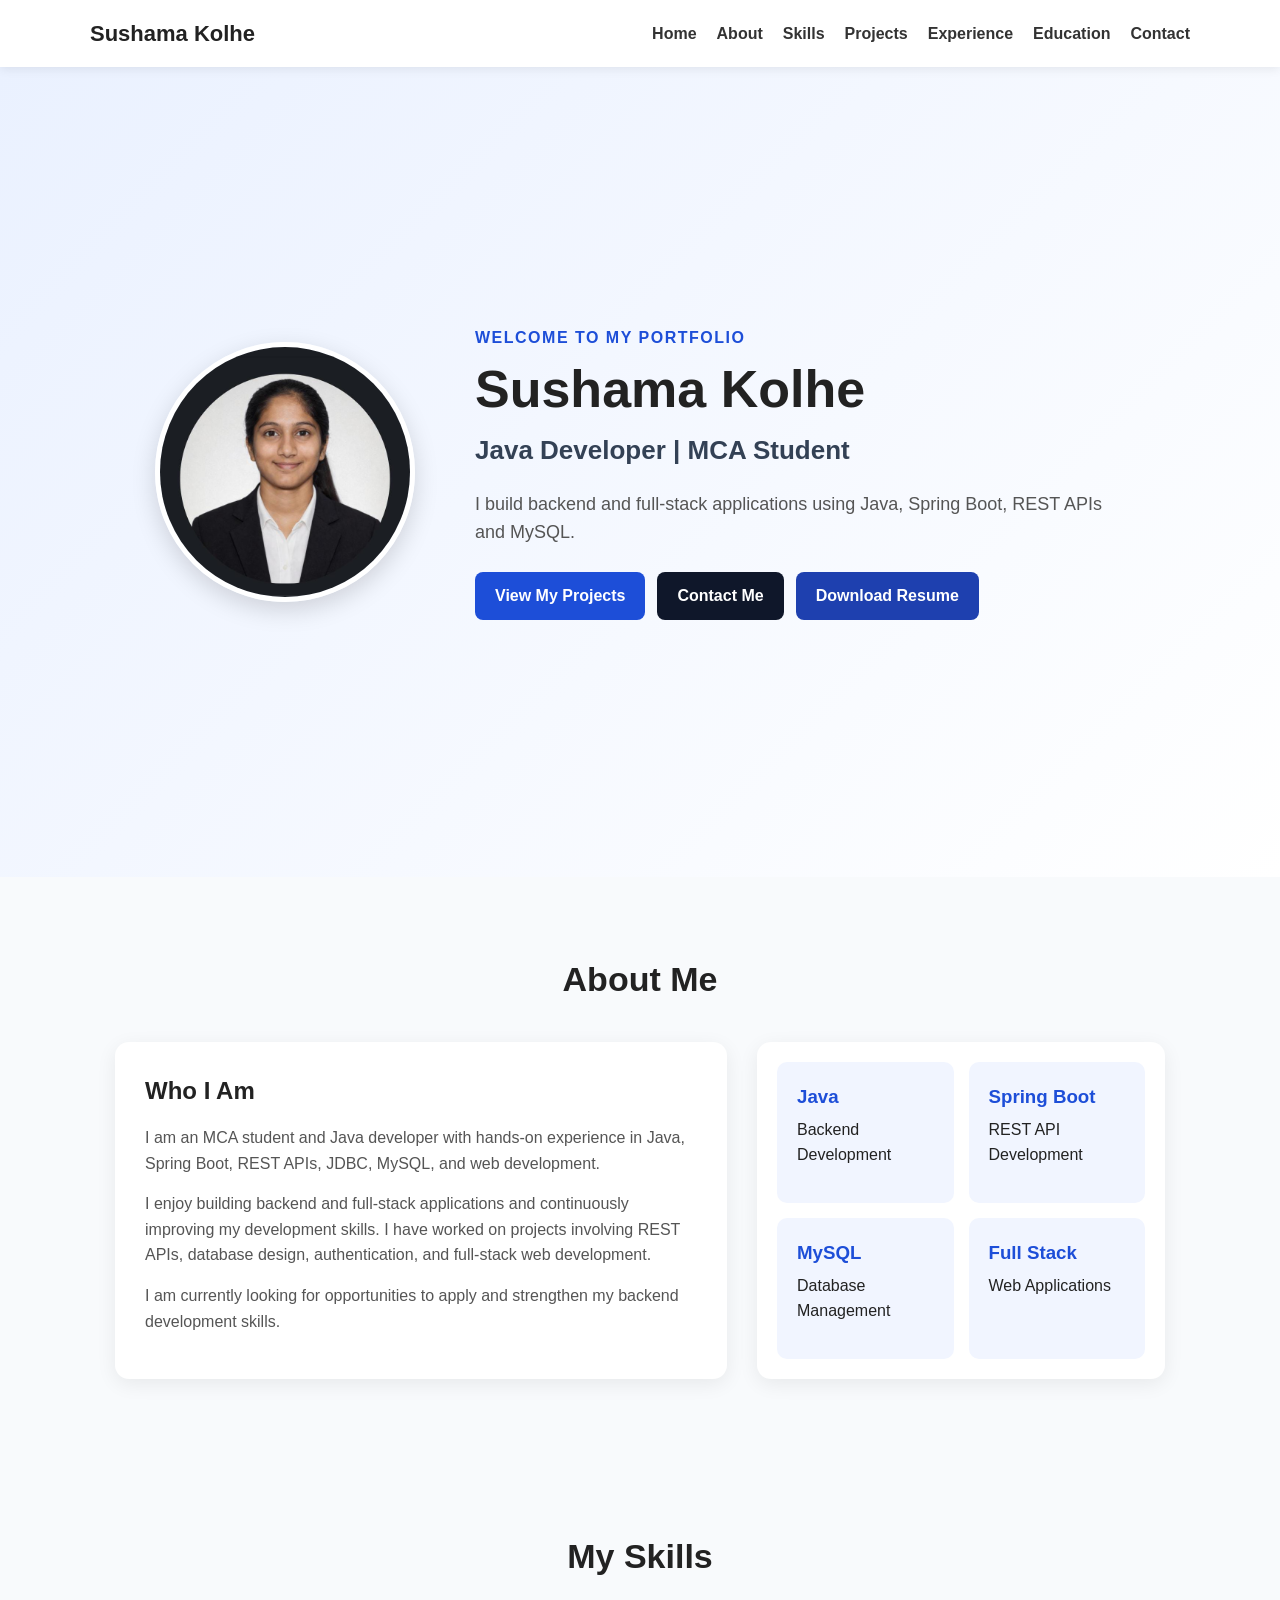
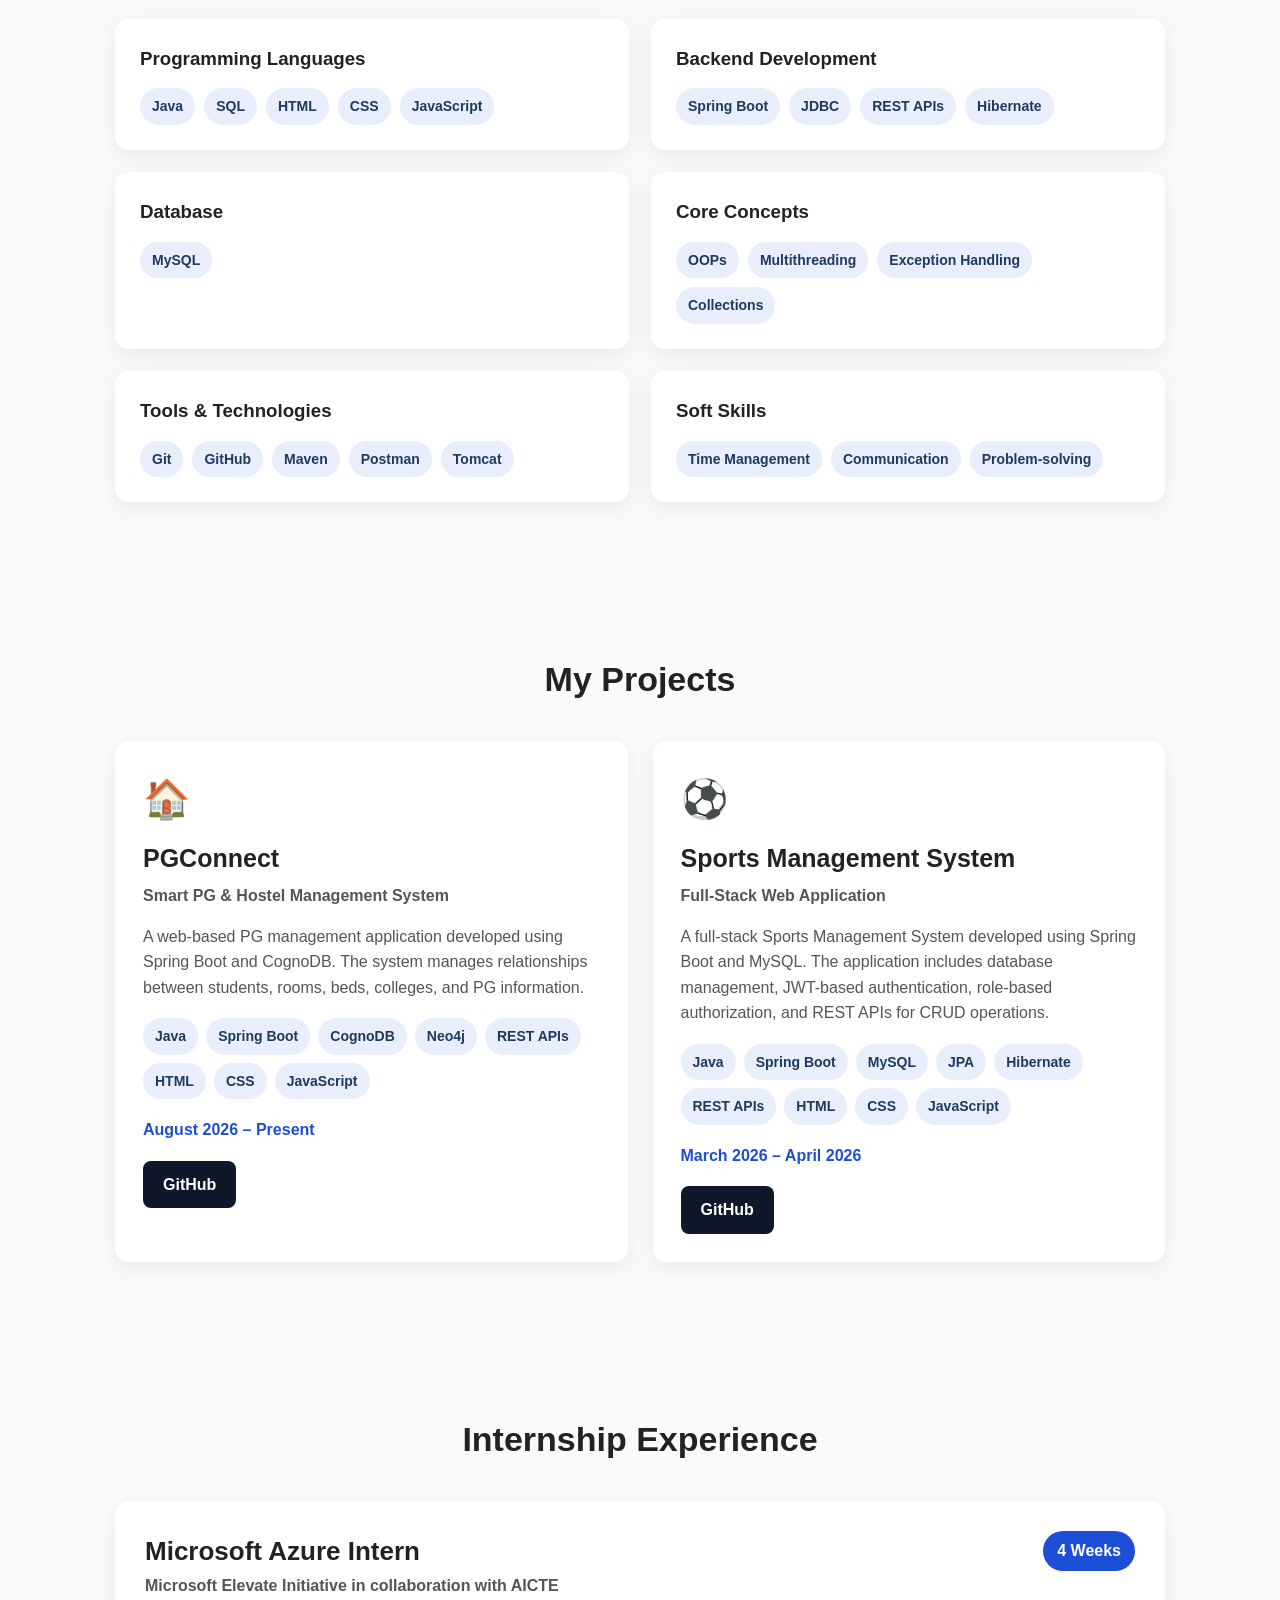
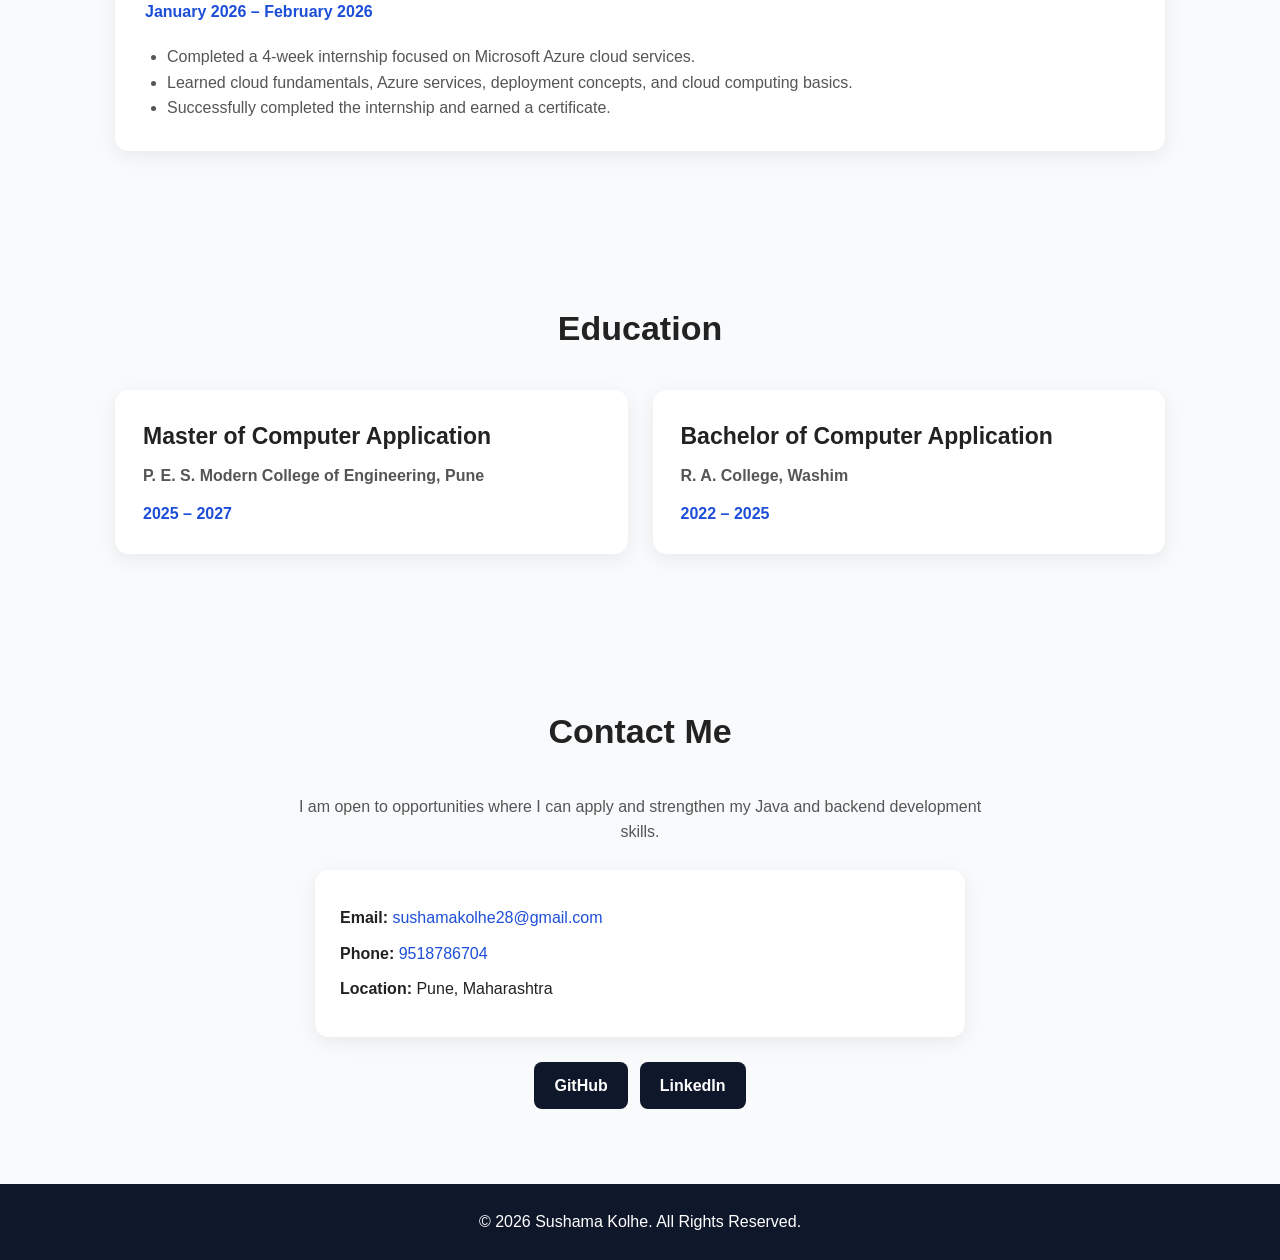
<file: index.html>
<!DOCTYPE html>
<html lang="en">
<head>
    <meta charset="UTF-8">
    <meta name="viewport" content="width=device-width, initial-scale=1.0">

    <title>Sushama Kolhe | Software Developer</title>
    <link rel="stylesheet" href="style.css">
</head>

<body>
<!-- Navigation Bar -->
<nav class="navbar">

    <div class="nav-container">

        <div class="logo">
            Sushama Kolhe
        </div>

        <div class="nav-links">

            <a href="#home">Home</a>

            <a href="#about">About</a>

            <a href="#skills">Skills</a>

            <a href="#projects">Projects</a>

            <a href="#experience">Experience</a>

            <a href="#education">Education</a>

            <a href="#contact">Contact</a>

        </div>

    </div>

</nav>


    <!-- Header -->
    <!-- Hero Section -->
    <header class="hero" id="home">

    <div class="hero-content">

    <div class="hero-image">
        <img src="profile.jpg" alt="Sushama Kolhe">
    </div>

        <div class="hero-text">
            <p class="welcome">WELCOME TO MY PORTFOLIO</p>

            <h1>Sushama Kolhe</h1>

            <h2>Java Developer | MCA Student</h2>

            <p class="hero-description">
                I build backend and full-stack applications using
                Java, Spring Boot, REST APIs and MySQL.
            </p>

            <div class="hero-buttons">
                <a href="#projects" class="btn">View My Projects</a>
                <a href="#contact" class="btn secondary-btn">Contact Me</a>
               <a href="Resume.pdf" class="btn resume-btn" target="_blank">
                   Download Resume
                  </a>
            </div>

        </div>

    </div>

</header>


    <!-- About Me -->
<section id="about">

    <h2>About Me</h2>

    <div class="about-container">

        <div class="about-content">

            <h3>Who I Am</h3>

            <p>
                I am an MCA student and Java developer with hands-on
                experience in Java, Spring Boot, REST APIs, JDBC, MySQL,
                and web development.
            </p>

            <p>
                I enjoy building backend and full-stack applications
                and continuously improving my development skills.
                I have worked on projects involving REST APIs,
                database design, authentication, and full-stack
                web development.
            </p>

            <p>
                I am currently looking for opportunities to apply
                and strengthen my backend development skills.
            </p>

        </div>

        <div class="about-highlight">

            <div class="highlight-item">
                <h3>Java</h3>
                <p>Backend Development</p>
            </div>

            <div class="highlight-item">
                <h3>Spring Boot</h3>
                <p>REST API Development</p>
            </div>

            <div class="highlight-item">
                <h3>MySQL</h3>
                <p>Database Management</p>
            </div>

            <div class="highlight-item">
                <h3>Full Stack</h3>
                <p>Web Applications</p>
            </div>

        </div>

    </div>

</section>

   <!-- Skills -->
<section id="skills">

    <h2>My Skills</h2>

    <div class="skills-container">

        <!-- Programming Languages -->
        <div class="skill-group">
            <h3>Programming Languages</h3>

            <div class="skill-list">
                <span>Java</span>
                <span>SQL</span>
                <span>HTML</span>
                <span>CSS</span>
                <span>JavaScript</span>
            </div>
        </div>

        <!-- Backend -->
        <div class="skill-group">
            <h3>Backend Development</h3>

            <div class="skill-list">
                <span>Spring Boot</span>
                <span>JDBC</span>
                <span>REST APIs</span>
                <span>Hibernate</span>
            </div>
        </div>

        <!-- Database -->
        <div class="skill-group">
            <h3>Database</h3>

            <div class="skill-list">
                <span>MySQL</span>
            </div>
        </div>

        <!-- Core Concepts -->
        <div class="skill-group">
            <h3>Core Concepts</h3>

            <div class="skill-list">
                <span>OOPs</span>
                <span>Multithreading</span>
                <span>Exception Handling</span>
                <span>Collections</span>
            </div>
        </div>

        <!-- Tools -->
        <div class="skill-group">
            <h3>Tools & Technologies</h3>

            <div class="skill-list">
                <span>Git</span>
                <span>GitHub</span>
                <span>Maven</span>
                <span>Postman</span>
                <span>Tomcat</span>
            </div>
        </div>

        <!-- Soft Skills -->
        <div class="skill-group">
            <h3>Soft Skills</h3>

            <div class="skill-list">
                <span>Time Management</span>
                <span>Communication</span>
                <span>Problem-solving</span>
            </div>
        </div>

    </div>

</section>

<!-- Projects -->
<section id="projects">

    <h2>My Projects</h2>

    <div class="projects-container">

        <!-- PGConnect -->
        <div class="project-card">

            <div class="project-icon">🏠</div>

            <h3>PGConnect</h3>

            <h4>Smart PG & Hostel Management System</h4>

            <p>
                A web-based PG management application developed using
                Spring Boot and CognoDB. The system manages relationships
                between students, rooms, beds, colleges, and PG information.
            </p>

            <div class="tech-stack">
                <span>Java</span>
                <span>Spring Boot</span>
                <span>CognoDB</span>
                <span>Neo4j</span>
                <span>REST APIs</span>
                <span>HTML</span>
                <span>CSS</span>
                <span>JavaScript</span>
            </div>

            <p class="project-date">
                August 2026 – Present
            </p>

            <div class="project-buttons">
    <a href="https://github.com/sushamakolhe28-droid"
       target="_blank"
       class="project-btn github-btn">
        GitHub
    </a>
</div>

        </div>


        <!-- Sports Management System -->
        <div class="project-card">

            <div class="project-icon">⚽</div>

            <h3>Sports Management System</h3>

            <h4>Full-Stack Web Application</h4>

            <p>
                A full-stack Sports Management System developed using
                Spring Boot and MySQL. The application includes database
                management, JWT-based authentication, role-based
                authorization, and REST APIs for CRUD operations.
            </p>

            <div class="tech-stack">
                <span>Java</span>
                <span>Spring Boot</span>
                <span>MySQL</span>
                <span>JPA</span>
                <span>Hibernate</span>
                <span>REST APIs</span>
                <span>HTML</span>
                <span>CSS</span>
                <span>JavaScript</span>
            </div>

            <p class="project-date">
                March 2026 – April 2026
            </p>

            <div class="project-buttons">
    <a href="https://github.com/sushamakolhe28-droid"
       target="_blank"
       class="project-btn github-btn">
        GitHub
    </a>
</div>

        </div>

    </div>

</section>

 <!-- Internship Experience -->
<section id="experience">

    <h2>Internship Experience</h2>

    <div class="experience-card">

        <div class="experience-header">

            <div>
                <h3>Microsoft Azure Intern</h3>

                <h4>
                    Microsoft Elevate Initiative in collaboration with AICTE
                </h4>
            </div>

            <span class="experience-badge">
                4 Weeks
            </span>

        </div>

        <p class="experience-date">
            January 2026 – February 2026
        </p>

        <ul class="experience-list">

            <li>
                Completed a 4-week internship focused on Microsoft Azure
                cloud services.
            </li>

            <li>
                Learned cloud fundamentals, Azure services, deployment
                concepts, and cloud computing basics.
            </li>

            <li>
                Successfully completed the internship and earned a certificate.
            </li>

        </ul>

    </div>

</section>


    <!-- Education -->
<section id="education">

    <h2>Education</h2>

    <div class="education-container">

        <div class="education-card">

            <h3>Master of Computer Application</h3>

            <h4>
                P. E. S. Modern College of Engineering, Pune
            </h4>

            <p>2025 – 2027</p>

        </div>


        <div class="education-card">

            <h3>Bachelor of Computer Application</h3>

            <h4>
                R. A. College, Washim
            </h4>

            <p>2022 – 2025</p>

        </div>

    </div>

</section>


    <!-- Contact -->
<section id="contact">

    <h2>Contact Me</h2>

    <p>
        I am open to opportunities where I can apply and strengthen
        my Java and backend development skills.
    </p>

    <div class="contact-info">

        <p>
            <strong>Email:</strong>
            <a href="mailto:sushamakolhe28@gmail.com">
                sushamakolhe28@gmail.com
            </a>
        </p>

        <p>
            <strong>Phone:</strong>
            <a href="tel:9518786704">
                9518786704
            </a>
        </p>

        <p>
            <strong>Location:</strong>
            Pune, Maharashtra
        </p>

    </div>


    <!-- Social Links -->

    <div class="social-links">

        <a
            href="https://github.com/sushamakolhe28-droid"
            target="_blank"
            class="social-btn">
            GitHub
        </a>

        <a
            href="https://www.linkedin.com/in/sushama-kolhe-3115872b4/"
            target="_blank"
            class="social-btn">
            LinkedIn
        </a>

    </div>

</section>

    <!-- Footer -->
    <footer>
        <p>© 2026 Sushama Kolhe. All Rights Reserved.</p>
    </footer>

</body>
</html>
</file>
<file: style.css>
* {
    margin: 0;
    padding: 0;
    box-sizing: border-box;
}

html {
    scroll-behavior: smooth;
}

body {
    font-family: Arial, Helvetica, sans-serif;
    line-height: 1.6;
    color: #222;
    background: #f8fafc;
}

.navbar {
    position: sticky;
    top: 0;
    z-index: 1000;
    background: #fff;
    box-shadow: 0 2px 10px rgba(0,0,0,.08);
}

.nav-container {
    max-width: 1150px;
    margin: auto;
    padding: 16px 25px;
    display: flex;
    justify-content: space-between;
    align-items: center;
}

.logo { font-size: 22px; font-weight: 700; }

.nav-links {
    display: flex;
    flex-wrap: wrap;
    gap: 20px;
}

.nav-links a {
    color: #333;
    text-decoration: none;
    font-weight: 600;
}

.nav-links a:hover { color: #1d4ed8; }

.hero {
    min-height: 90vh;
    display: flex;
    align-items: center;
    justify-content: center;
    padding: 80px 25px;
    background: linear-gradient(135deg, #eaf1ff, #fff);
}

.hero-content {
    max-width: 1100px;
    width: 100%;
    display: flex;
    align-items: center;
    justify-content: center;
    gap: 60px;
}

.hero-image {
    width: 260px;
    height: 260px;
    flex-shrink: 0;
}

.hero-image img {
    width: 100%;
    height: 100%;
    object-fit: cover;
    border-radius: 50%;
    border: 5px solid white;
    box-shadow: 0 8px 25px rgba(0,0,0,.15);
}

.hero-text { max-width: 650px; }

.welcome {
    color: #1d4ed8;
    font-weight: 700;
    letter-spacing: 1.5px;
    margin-bottom: 10px;
}

.hero h1 {
    font-size: 52px;
    line-height: 1.15;
    margin-bottom: 10px;
}

.hero h2 {
    font-size: 26px;
    color: #334155;
    margin-bottom: 18px;
}

.hero-description {
    font-size: 18px;
    color: #555;
    margin-bottom: 25px;
}

.hero-buttons,
.project-buttons,
.social-links {
    display: flex;
    flex-wrap: wrap;
    gap: 12px;
}

.btn,
.project-btn,
.social-btn {
    display: inline-block;
    padding: 11px 20px;
    border-radius: 8px;
    text-decoration: none;
    font-weight: 700;
    transition: .2s ease;
}

.btn { background: #1d4ed8; color: white; }
.btn:hover, .project-btn:hover, .social-btn:hover { transform: translateY(-2px); }
.secondary-btn { background: #0f172a; }
.resume-btn { background: #1e40af; }

section {
    max-width: 1100px;
    margin: auto;
    padding: 75px 25px;
}

section > h2 {
    text-align: center;
    font-size: 34px;
    margin-bottom: 35px;
}

.about-container {
    display: grid;
    grid-template-columns: 1.5fr 1fr;
    gap: 30px;
}

.about-content,
.about-highlight,
.skill-group,
.project-card,
.experience-card,
.education-card,
.contact-info {
    background: white;
    border-radius: 14px;
    box-shadow: 0 5px 20px rgba(0,0,0,.07);
}

.about-content { padding: 30px; }
.about-content h3 { margin-bottom: 15px; font-size: 24px; }
.about-content p { margin-bottom: 15px; color: #555; }

.about-highlight {
    padding: 20px;
    display: grid;
    grid-template-columns: 1fr 1fr;
    gap: 15px;
}

.highlight-item {
    padding: 20px;
    border-radius: 10px;
    background: #f1f5ff;
}

.highlight-item h3 {
    color: #1d4ed8;
    margin-bottom: 5px;
}

.skills-container {
    display: grid;
    grid-template-columns: repeat(2, 1fr);
    gap: 22px;
}

.skill-group { padding: 25px; }
.skill-group h3 { margin-bottom: 15px; }

.skill-list {
    display: flex;
    flex-wrap: wrap;
    gap: 9px;
}

.skill-list span,
.tech-stack span {
    background: #e8eefc;
    color: #1e3a5f;
    padding: 7px 12px;
    border-radius: 20px;
    font-size: 14px;
    font-weight: 600;
}

.projects-container {
    display: grid;
    grid-template-columns: repeat(2, 1fr);
    gap: 25px;
}

.project-card { padding: 28px; }
.project-icon { font-size: 38px; margin-bottom: 8px; }
.project-card h3 { font-size: 25px; margin-bottom: 5px; }
.project-card h4 { color: #555; margin-bottom: 15px; }
.project-card p { color: #555; margin-bottom: 18px; }

.tech-stack {
    display: flex;
    flex-wrap: wrap;
    gap: 8px;
    margin-bottom: 18px;
}

.project-date,
.experience-date {
    font-weight: 700;
    color: #1d4ed8 !important;
}

.project-btn,
.social-btn {
    background: #0f172a;
    color: white;
}

.experience-card { padding: 30px; }

.experience-header {
    display: flex;
    justify-content: space-between;
    align-items: flex-start;
    gap: 20px;
}

.experience-header h3 { font-size: 26px; }
.experience-header h4 { color: #555; }

.experience-badge {
    background: #1d4ed8;
    color: white;
    padding: 7px 14px;
    border-radius: 20px;
    white-space: nowrap;
    font-weight: 700;
}

.experience-list {
    margin: 20px 0 0 22px;
    color: #555;
}

.education-container {
    display: grid;
    grid-template-columns: repeat(2, 1fr);
    gap: 25px;
}

.education-card { padding: 28px; }
.education-card h3 { font-size: 23px; margin-bottom: 8px; }
.education-card h4 { color: #555; margin-bottom: 12px; }
.education-card p { color: #1d4ed8; font-weight: 700; }

#contact { text-align: center; }

#contact > p {
    max-width: 700px;
    margin: 0 auto 25px;
    color: #555;
}

.contact-info {
    max-width: 650px;
    margin: 0 auto 25px;
    padding: 25px;
    text-align: left;
}

.contact-info p { margin: 10px 0; }
.contact-info a { color: #1d4ed8; text-decoration: none; }
.social-links { justify-content: center; }

footer {
    text-align: center;
    padding: 25px;
    background: #0f172a;
    color: white;
}

@media (max-width: 850px) {
    .nav-container {
        flex-direction: column;
        gap: 12px;
    }

    .nav-links { justify-content: center; }

    .hero-content {
        flex-direction: column;
        text-align: center;
    }

    .about-container {
        grid-template-columns: 1fr;
    }

    .hero-text { max-width: 700px; }

    .hero-buttons,
    .project-buttons {
        justify-content: center;
    }

    .skills-container,
    .projects-container,
    .education-container {
        grid-template-columns: 1fr;
    }
}

@media (max-width: 700px) {
    .hero { padding: 60px 20px; }

    .hero-image {
        width: 200px;
        height: 200px;
    }

    .hero h1 { font-size: 40px; }
    .hero h2 { font-size: 21px; }

    section { padding: 55px 20px; }
    section > h2 { font-size: 30px; }

    .about-highlight { grid-template-columns: 1fr; }

    .experience-header { flex-direction: column; }
}
</file>
